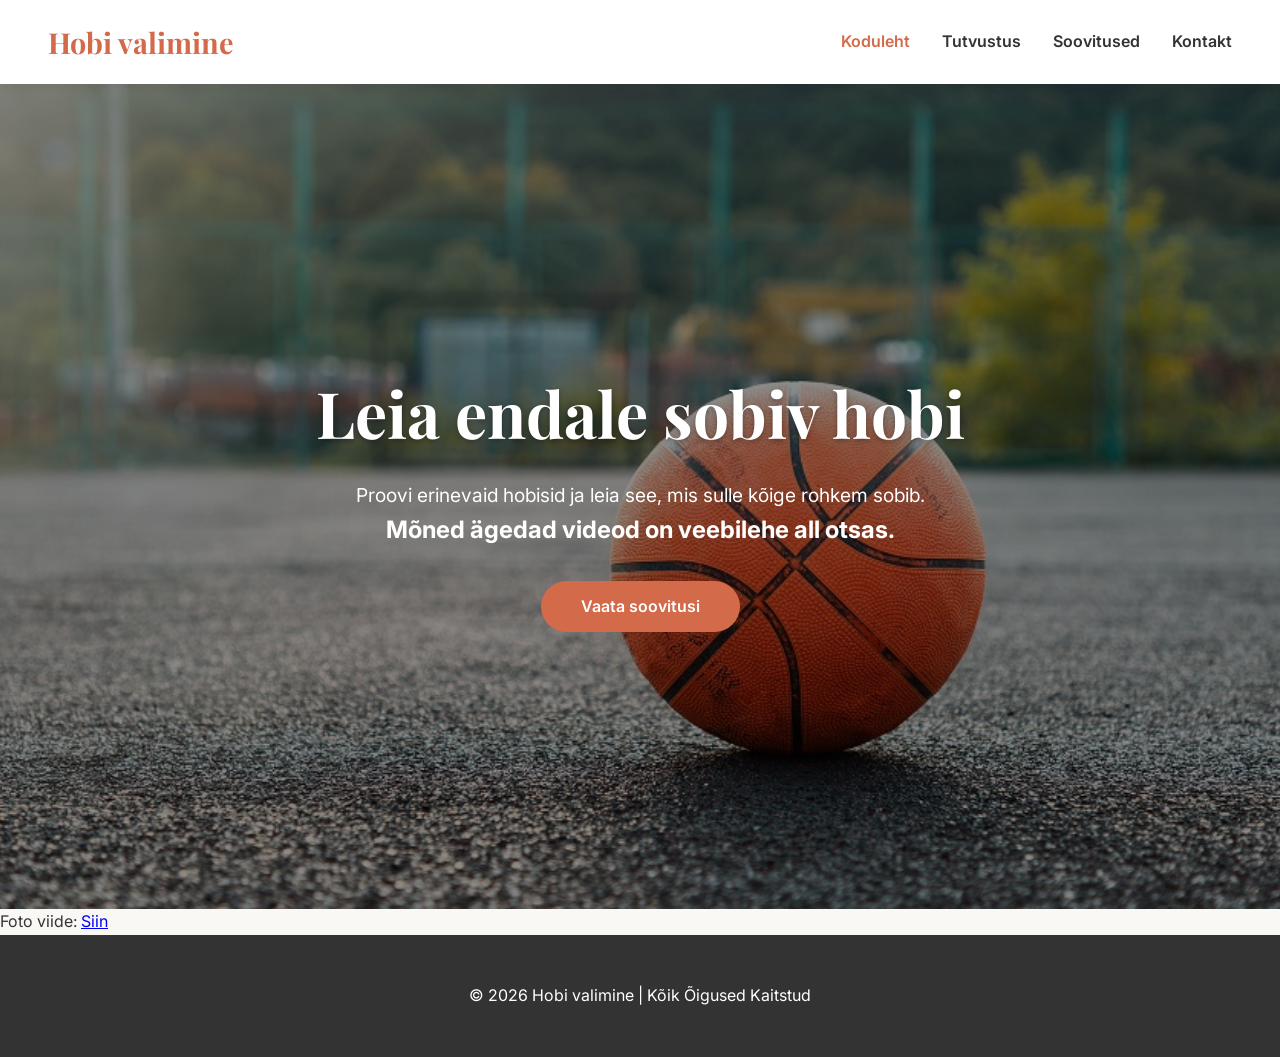
<file: index.html>
<!DOCTYPE html>
<html lang="et">
<head>
    <meta charset="UTF-8">
    <meta name="viewport" content="width=device-width, initial-scale=1.0">
    <title>Hobi Valik | Koduleht</title>
    <link rel="stylesheet" href="style.css">
</head>
<body>
    <nav class="navbar">
        <a href="index.html" class="logo">Hobi valimine</a>
        <div class="nav-links">
            <a href="index.html" class="aktiivne">Koduleht</a>
            <a href="tutvustus.html">Tutvustus</a>
            <a href="soovitused.html">Soovitused</a>
            <a href="kontakt.html">Kontakt</a>
        </div>
    </nav>
    <header class="hero">
        <div class="hero-content">
            <h1>Leia endale sobiv hobi</h1>
            <p>Proovi erinevaid hobisid ja leia see, mis sulle kõige rohkem sobib.<br> <b class="highlight">Mõned ägedad videod on veebilehe all otsas.</b></p>
            <a href="soovitused.html" class="btn">Vaata soovitusi</a>
        </div>
    </header>
    <figure>
        <figcaption>
            Foto viide: <a href="https://www.ssww.com/blog/basketball-buying-guide/?srsltid=AfmBOoonC6GoBQJhwWz_Jey6T7fKSYHoUMQcF5U-cWOUZliBkG4bvr6G" target="_blank">Siin</a>
        </figcaption>
    </figure>
    <footer>
        <div class="footer-content">
            <p>&copy; 2026 Hobi valimine | Kõik Õigused Kaitstud</p>
        </div>
    </footer>
</body>
</html>
</file>
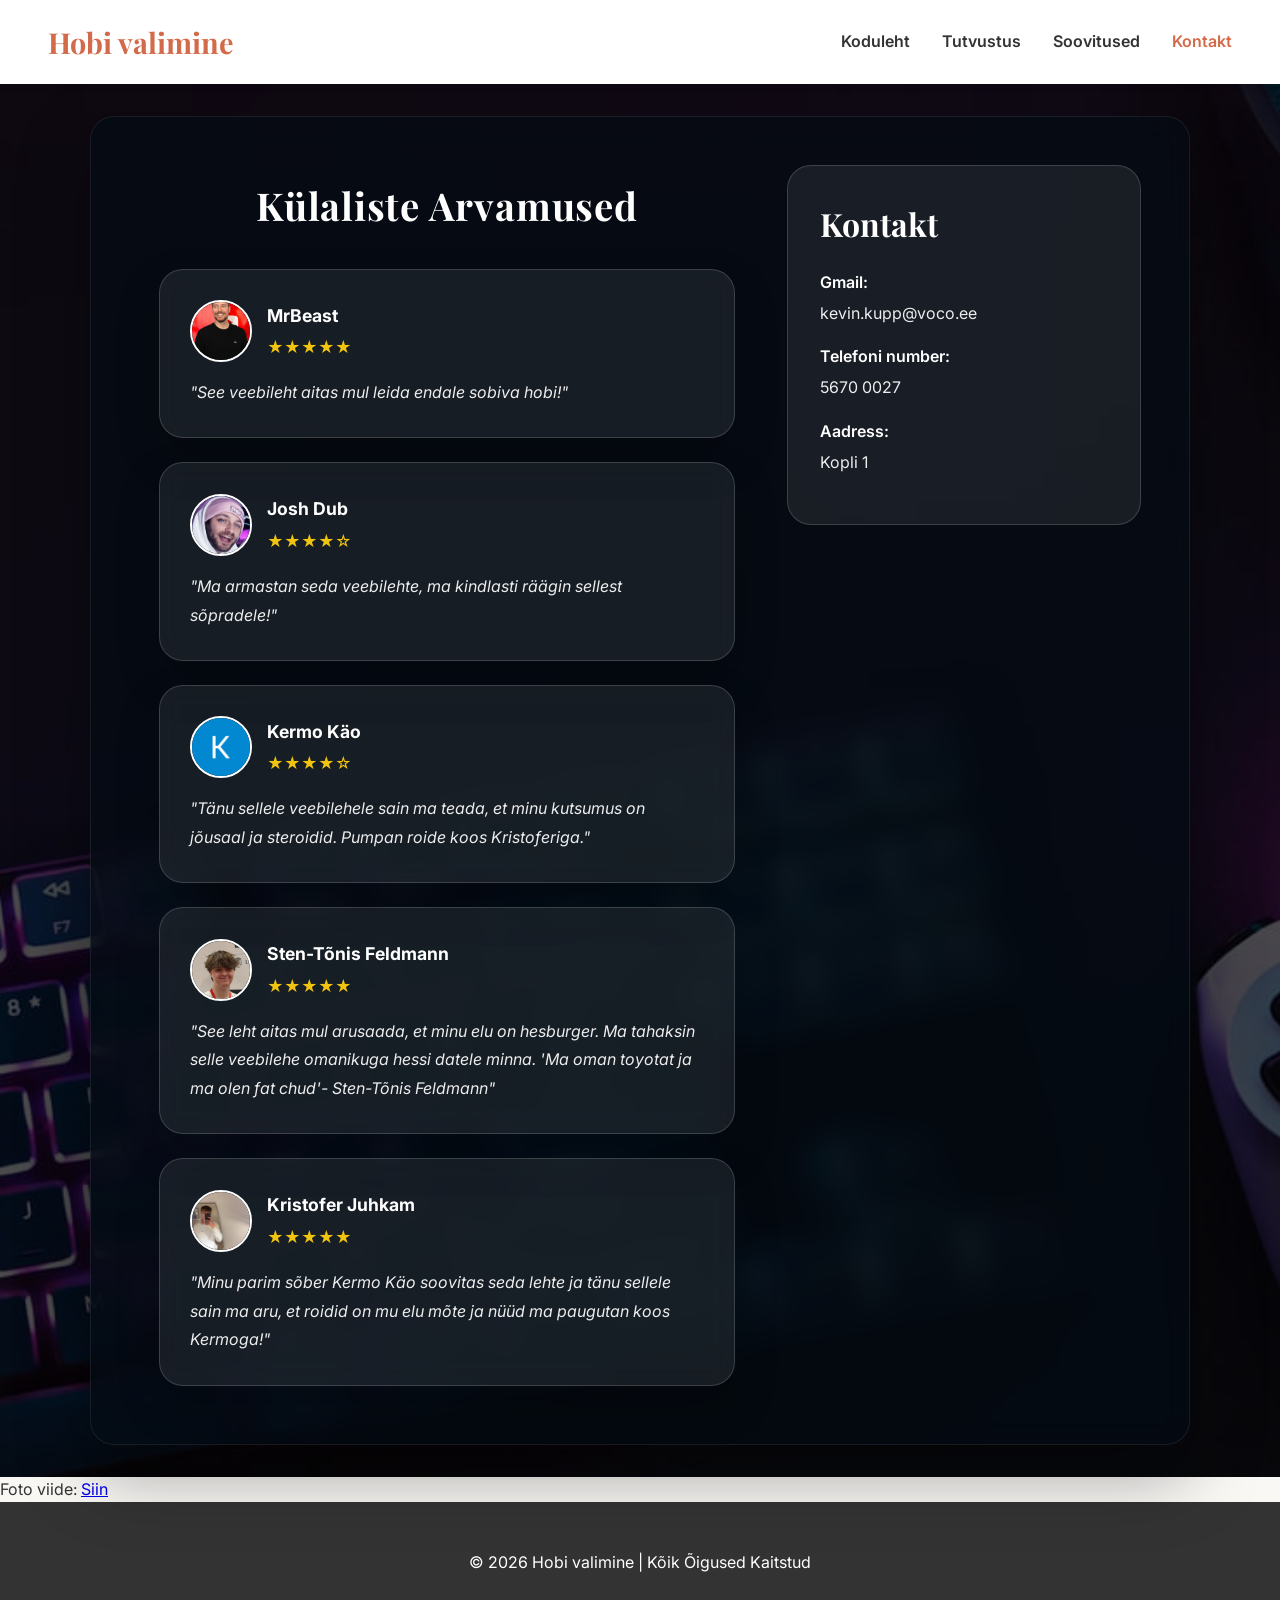
<file: kontakt.html>
<!DOCTYPE html>
<html lang="et">
<head>
    <meta charset="UTF-8">
    <meta name="viewport" content="width=device-width, initial-scale=1.0">
    <title>Hobi Valik | Kontakt</title>
    <link rel="stylesheet" href="style.css">
</head>
<body>
    <nav class="navbar">
        <a href="index.html" class="logo">Hobi valimine</a>
        <div class="nav-links">
            <a href="index.html">Koduleht</a>
            <a href="tutvustus.html">Tutvustus</a>
            <a href="soovitused.html">Soovitused</a>
            <a href="kontakt.html" class="aktiivne">Kontakt</a>
        </div>
    </nav>
    <main class="kontakt-bg">
        <div class="kontakt-konteiner">
            <section id="testimonials">
                <div class="container">
                    <!-- Testimonials -->
                    <h2>Külaliste Arvamused</h2>
                    <div class="testimonials-grid">
                        <article class="testimonial-card">
                            <div class="testimonial-header">
                                <img src="pildid/mrbeast.jpg" alt="MrBeast">
                                <div class="user-info">
                                    <h4>MrBeast</h4>
                                    <div class="stars">★★★★★</div>
                                </div>
                            </div>
                            <p class="testimonial-text">"See veebileht aitas mul leida endale sobiva hobi!"</p>
                        </article>
                        <article class="testimonial-card">
                            <div class="testimonial-header">
                                <img src="pildid/joshdub.jpg" alt="Josh Dub">
                                <div class="user-info">
                                    <h4>Josh Dub</h4>
                                    <div class="stars">★★★★☆</div>
                                </div>
                            </div>
                            <p class="testimonial-text">"Ma armastan seda veebilehte, ma kindlasti räägin sellest sõpradele!"</p>
                        </article>
                        <article class="testimonial-card">
                            <div class="testimonial-header">
                                <img src="pildid/kermo-käo.jpg" alt="Kermo Käo">
                                <div class="user-info">
                                    <h4>Kermo Käo</h4>
                                    <div class="stars">★★★★☆</div>
                                </div>
                            </div>
                            <p class="testimonial-text">"Tänu sellele veebilehele sain ma teada, et minu kutsumus on jõusaal ja steroidid. Pumpan roide koos Kristoferiga."</p>
                        </article>
                        <article class="testimonial-card">
                            <div class="testimonial-header">
                                <img src="pildid/Stennu.jpg" alt="Sten-Tõnis Feldmann">
                                <div class="user-info">
                                    <h4>Sten-Tõnis Feldmann</h4>
                                    <div class="stars">★★★★★</div>
                                </div>
                            </div>
                            <p class="testimonial-text">"See leht aitas mul arusaada, et minu elu on hesburger. Ma tahaksin selle veebilehe omanikuga hessi datele minna. 'Ma oman toyotat ja ma olen fat chud'- Sten-Tõnis Feldmann"</p>
                        </article>
                        <article class="testimonial-card">
                            <div class="testimonial-header">
                                <img src="pildid/krissu.jpg" alt="Kristofer Juhkam">
                                <div class="user-info">
                                    <h4>Kristofer Juhkam</h4>
                                    <div class="stars">★★★★★</div>
                                </div>
                            </div>
                            <p class="testimonial-text">"Minu parim sõber Kermo Käo soovitas seda lehte ja tänu sellele sain ma aru, et roidid on mu elu mõte ja nüüd ma paugutan koos Kermoga!"</p>
                        </article>
                    </div>
                </div>
            </section>
            <aside class="kontakt-box">
                <h3>Kontakt</h3>
                <p><strong>Gmail:</strong> kevin.kupp@voco.ee</p>
                <p><strong>Telefoni number:</strong> 5670 0027</p>
                <p><strong>Aadress:</strong> Kopli 1</p>
            </aside>
        </div>
    </main>
    <figure>
        <figcaption>
            Foto viide: <a href="https://kpmg.com/jp/ja/industries/sports/e-sports-advisory.html" target="_blank">Siin</a>
        </figcaption>
    </figure>
<!-- Footer -->
    <footer>
        <div class="footer-content">
            <p>&copy; 2026 Hobi valimine | Kõik Õigused Kaitstud</p>
        </div>
    </footer>
</body>
</html>
</file>
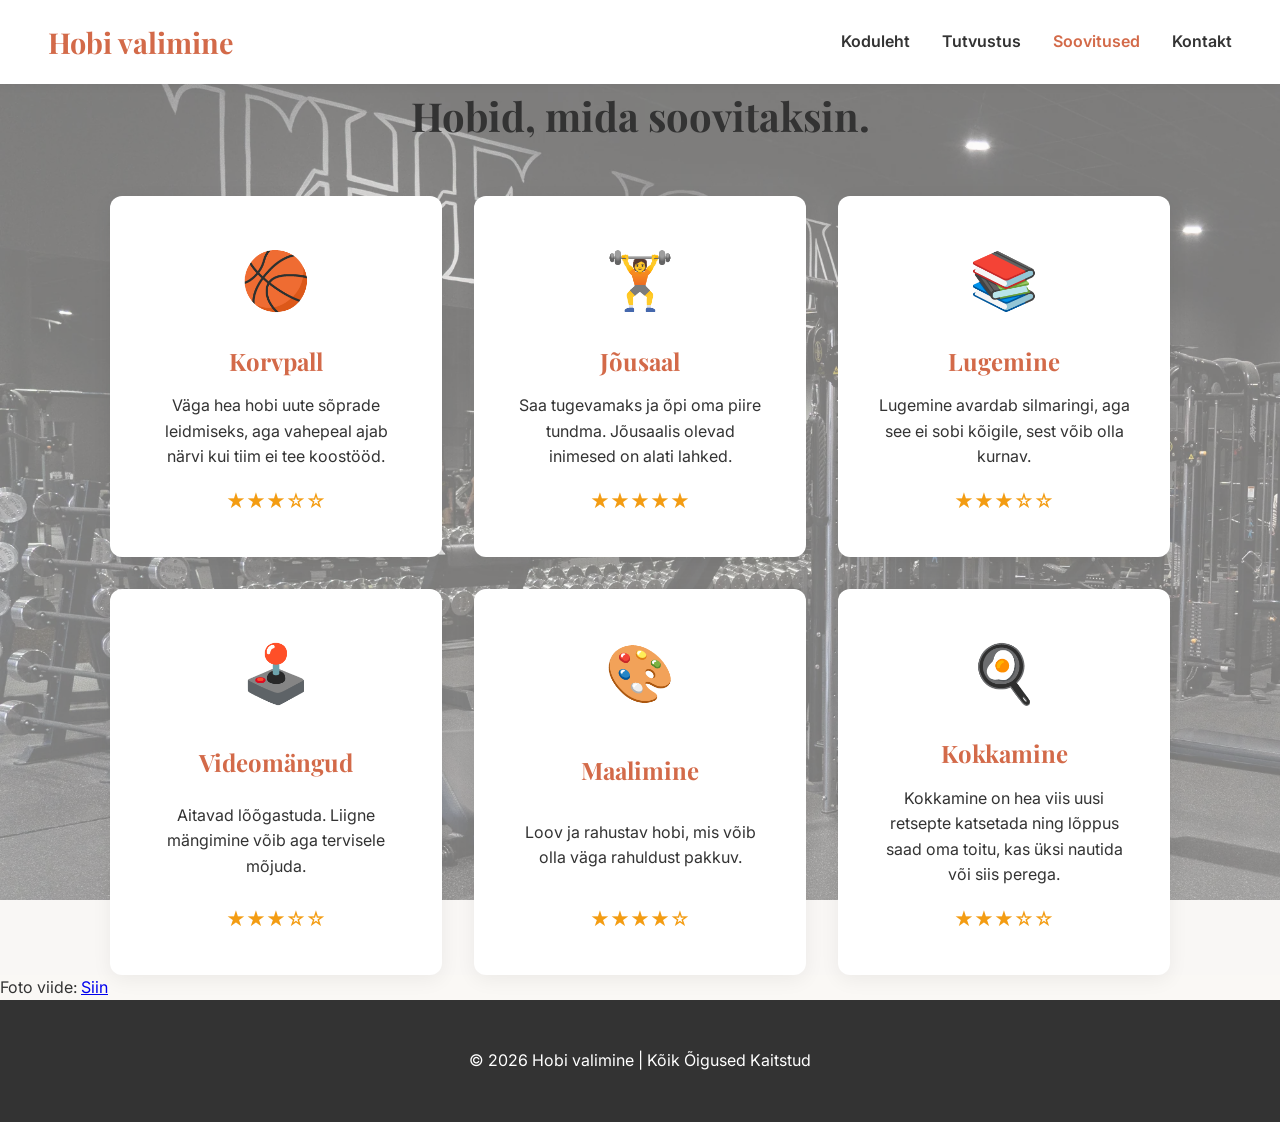
<file: soovitused.html>
﻿<!DOCTYPE html>
<html lang="et">
<head>
    <meta charset="UTF-8">
    <meta name="viewport" content="width=device-width, initial-scale=1.0">
    <title>Hobi Valik | Soovitused</title>
    <link rel="stylesheet" href="style.css">
</head>
<body>
    <nav class="navbar">
        <a href="index.html" class="logo">Hobi valimine</a>
        <div class="nav-links">
            <a href="index.html">Koduleht</a>
            <a href="tutvustus.html">Tutvustus</a>
            <a href="soovitused.html" class="aktiivne">Soovitused</a>
            <a href="kontakt.html">Kontakt</a>
        </div>
    </nav>

    <main class="soovitused-bg">
        <div class="container">
            <h2 class="section-title">Hobid, mida soovitaksin.</h2>
            <div class="hobi-grid">
                
                <a href="#video-korvpall" class="hobi-kaart-link">
                    <div class="hobi-kaart">
                        <div class="ikoon">🏀</div>
                        <h3>Korvpall</h3>
                        <p>Väga hea hobi uute sõprade leidmiseks, aga vahepeal ajab närvi kui tiim ei tee koostööd.</p>
                        <div class="sobivus">★★★☆☆</div>
                    </div>
                </a>

                <a href="#video-jousaal" class="hobi-kaart-link">
                    <div class="hobi-kaart">
                        <div class="ikoon">🏋️</div>
                        <h3>Jõusaal</h3>
                        <p>Saa tugevamaks ja õpi oma piire tundma. Jõusaalis olevad inimesed on alati lahked.</p>
                        <div class="sobivus">★★★★★</div>
                    </div>
                </a>

                <a href="#video-lugemine" class="hobi-kaart-link">
                    <div class="hobi-kaart">
                        <div class="ikoon">📚</div>
                        <h3>Lugemine</h3>
                        <p>Lugemine avardab silmaringi, aga see ei sobi kõigile, sest võib olla kurnav.</p>
                        <div class="sobivus">★★★☆☆</div>
                    </div>
                </a>

            <a href="#video-mäng" class="hobi-kaart-link">
                <div class="hobi-kaart">
                    <div class="ikoon">🕹️</div>
                    <h3>Videomängud</h3>
                    <p>Aitavad lõõgastuda. Liigne mängimine võib aga tervisele mõjuda.</p>
                    <div class="sobivus">★★★☆☆</div>
                </div>
            </a>
            <a href="#video-maalimine" class="hobi-kaart-link">
                <div class="hobi-kaart">
                    <div class="ikoon">🎨</div>
                    <h3>Maalimine</h3>
                    <p>Loov ja rahustav hobi, mis võib olla väga rahuldust pakkuv.</p>
                    <div class="sobivus">★★★★☆</div>
                </div>
            </a>

                <a href="#video-kokkamine" class="hobi-kaart-link">
                    <div class="hobi-kaart">
                        <div class="ikoon">🍳</div>
                        <h3>Kokkamine</h3>
                        <p>Kokkamine on hea viis uusi retsepte katsetada ning lõppus saad oma toitu, kas üksi nautida või siis perega.</p>
                        <div class="sobivus">★★★☆☆</div>
                    </div>
                </a>
            </div>
        </div>
    </main>

    <div id="video-jousaal" class="modal-overlay">
        <div class="modal-box">
            <a href="#" class="modal-close">&times;</a>
            <div class="modal-video-wrapper">
                <iframe 
                    src="https://www.youtube.com/embed/iU2CSW-h8O0?rel=0&modestbranding=1" 
                    allowfullscreen>
                </iframe>
            </div>
        </div>
    </div>

    <div id="video-korvpall" class="modal-overlay">
        <div class="modal-box">
            <a href="#" class="modal-close">&times;</a>
            <div class="modal-video-wrapper">
                <iframe 
                    src="https://www.youtube.com/embed/7up5JWqsmBY?rel=0" 
                    allowfullscreen>
                </iframe>
            </div>
        </div>
    </div>
    <div id="video-mäng" class="modal-overlay">
    <div class="modal-box">
        <a href="#" class="modal-close">&times;</a>
        <div class="modal-video-wrapper">
            <iframe src='https://medal.tv/games/r6-siege/clip/mNITHRFkP_1QjhaN4?invite=cr-MSxNakYsMjA5NTgzNDM3' allowfullscreen></iframe>
        </div>
    </div>
    </div>
    <div id="video-lugemine" class="modal-overlay">
        <div class="modal-box">
            <a href="#" class="modal-close">&times;</a>
            <div class="modal-video-wrapper">
                <iframe width="560" height="315" src="https://www.youtube.com/embed/4lznQjFGCJM?si=erXRsJlj7mu4PHuq&amp;start=30" title="YouTube video player" frameborder="0" allow="accelerometer; autoplay; clipboard-write; encrypted-media; gyroscope; picture-in-picture; web-share" referrerpolicy="strict-origin-when-cross-origin" allowfullscreen></iframe>
            </div>
        </div>
    </div>
    <div id="video-maalimine" class="modal-overlay">
        <div class="modal-box">
            <a href="#" class="modal-close">&times;</a>
            <div class="modal-video-wrapper">
                <iframe width="560" height="315" src="https://www.youtube.com/embed/1s58rW0_LN4?si=cKwQA8qYXAdtmacL&amp;start=30" title="YouTube video player" frameborder="0" allow="accelerometer; autoplay; clipboard-write; encrypted-media; gyroscope; picture-in-picture; web-share" referrerpolicy="strict-origin-when-cross-origin" allowfullscreen></iframe>
            </div>
        </div>
    </div>
    <div id="video-kokkamine" class="modal-overlay">
        <div class="modal-box">
            <a href="#" class="modal-close">&times;</a>
            <div class="modal-video-wrapper">
                <iframe width="560" height="315" src="https://www.youtube.com/embed/gmHg08gfinY?si=abAX2IQBuXElZQq_&amp;start=30" title="YouTube video player" frameborder="0" allow="accelerometer; autoplay; clipboard-write; encrypted-media; gyroscope; picture-in-picture; web-share" referrerpolicy="strict-origin-when-cross-origin" allowfullscreen></iframe>
            </div>
        </div>
    </div>
    <figure>
        <figcaption>
            Foto viide: <a href="https://theironoffice.com/cdn/shop/files/Gym_12.23-19.jpg?v=1701994187&width=3840" target="_blank">Siin</a>
        </figcaption>
    </figure>
    <footer>
        <div class="footer-content">
            <p>&copy; 2026 Hobi valimine | Kõik Õigused Kaitstud</p>
        </div>
    </footer>
</body>
</html>
</file>
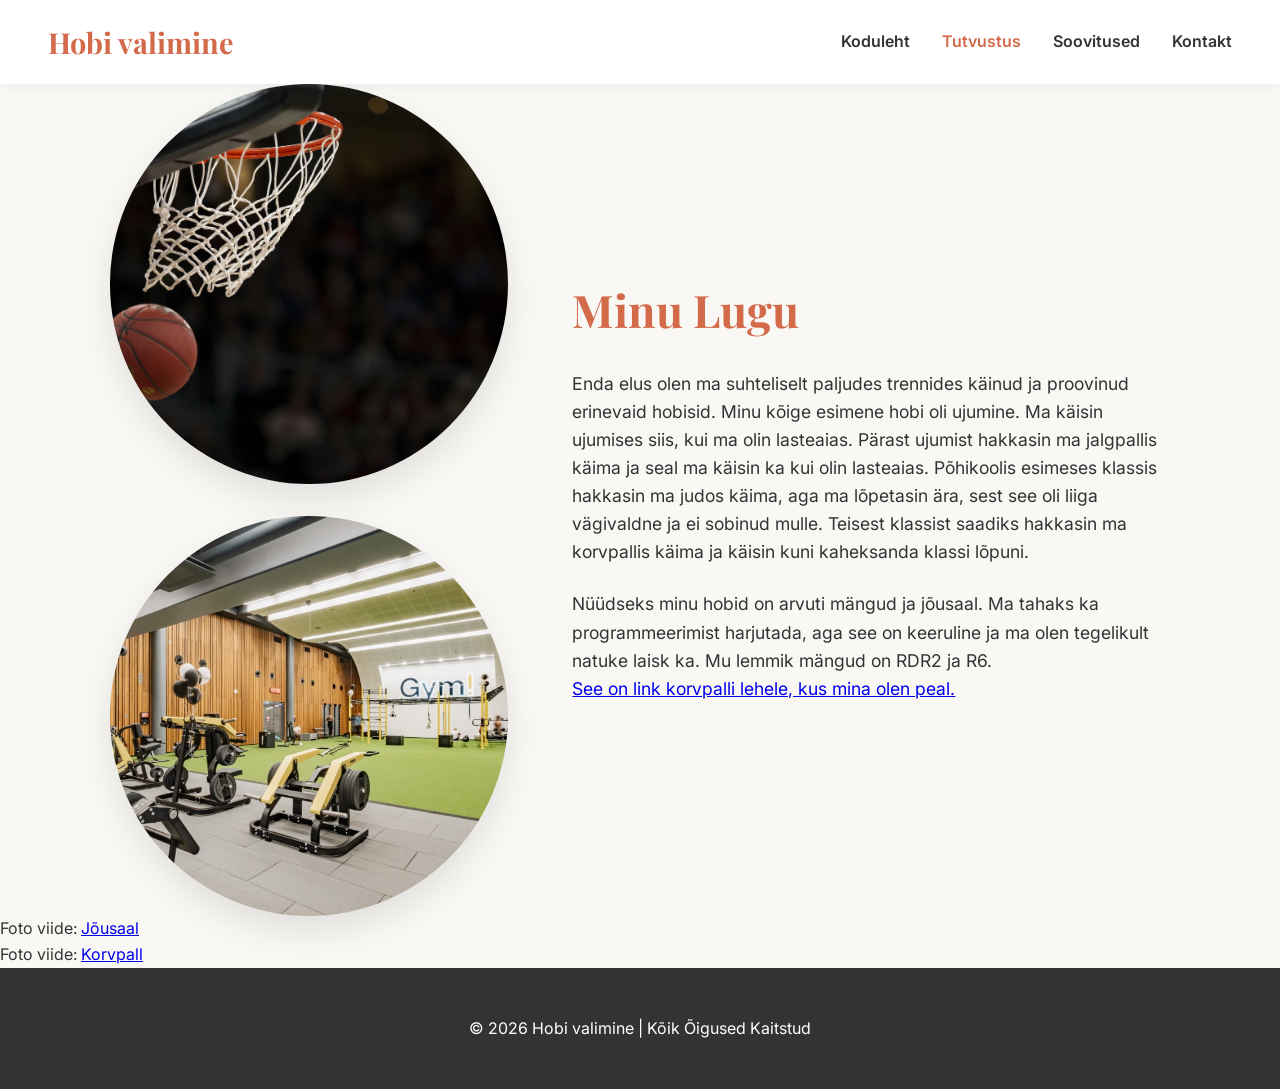
<file: tutvustus.html>
<!DOCTYPE html>
<html lang="et">
<head>
    <meta charset="UTF-8">
    <meta name="viewport" content="width=device-width, initial-scale=1.0">
    <title>Hobi Valik | Tutvustus</title>
    <link rel="stylesheet" href="style.css">
</head>
<body>
    <nav class="navbar">
        <a href="index.html" class="logo">Hobi valimine</a>
        <div class="nav-links">
            <a href="index.html">Koduleht</a>
            <a href="tutvustus.html" class="aktiivne">Tutvustus</a>
            <a href="soovitused.html">Soovitused</a>
            <a href="kontakt.html">Kontakt</a>
        </div>
    </nav>
    <main class="container">
        <div class="tutvustus-sektsioon">
            
            <div class="piltide-veerg">
                <div class="tutvustus-pilt"></div>
                <div class="tutvustus-pilt2"></div>
            </div>
            
            <div class="tutvustus-tekst">
                <h2>Minu Lugu</h2>
                <p>Enda elus olen ma suhteliselt paljudes trennides käinud ja proovinud erinevaid hobisid. Minu kõige esimene hobi oli ujumine. Ma käisin ujumises siis, kui ma olin lasteaias. Pärast ujumist hakkasin ma jalgpallis käima ja seal ma käisin ka kui olin lasteaias. Põhikoolis esimeses klassis hakkasin ma judos käima, aga ma lõpetasin ära, sest see oli liiga vägivaldne ja ei sobinud mulle. Teisest klassist saadiks hakkasin ma korvpallis käima ja käisin kuni kaheksanda klassi lõpuni.</p>
                <p>Nüüdseks minu hobid on arvuti mängud ja jõusaal. Ma tahaks ka programmeerimist harjutada, aga see on keeruline ja ma olen tegelikult natuke laisk ka. Mu lemmik mängud on RDR2 ja R6. <br>
                    <a href="https://kossuklubi.weebly.com/1-3-klassi-poisid.html" target="_blank">See on link korvpalli lehele, kus mina olen peal.</a>
                </p>
            </div>
        </div>
    </main>
    <figure>
        <figcaption>
            Foto viide: <a href="https://tasku.ee/en/ostukoht/gym-2/" target="_blank">Jõusaal</a>
        </figcaption>
    </figure>
    <figure>
        <figcaption>
            Foto viide: <a href="https://images.unsplash.com/photo-1546519638-68e109498ffc?fm=jpg&q=60&w=3000&auto=format&fit=crop&ixlib=rb-4.1.0&ixid=M3wxMjA3fDB8MHxwaG90by1yZWxhdGVkfDEwfHx8ZW58MHx8fHx8" target="_blank">Korvpall</a>
        </figcaption>
    </figure>
    <footer>
        <div class="footer-content">
            <p>&copy; 2026 Hobi valimine | Kõik Õigused Kaitstud</p>
        </div>
    </footer>
</body>
</html>
</file>
<file: style.css>
@import url('https://fonts.googleapis.com/css2?family=Inter:wght@300;400;600&family=Playfair+Display:ital,wght@0,400;0,700;1,400&display=swap');

:root {
    --primary: #d36a49;
    --primary-hover: #b85437;
    --bg-light: #faf8f5;
    --text-dark: #333333;
    --nav-bg: #ffffff;
}

* { margin: 0; padding: 0; box-sizing: border-box; }

body {
    font-family: 'Inter', sans-serif;
    color: var(--text-dark);
    background-color: var(--bg-light);
    line-height: 1.6;
}

h1, h2, h3, .logo {
    font-family: 'Playfair Display', serif;
}

.highlight {
    font-size: 24px;
}
.navbar {
    position: sticky;
    top: 0;
    background: var(--nav-bg);
    padding: 1.2rem 3rem;
    display: flex;
    justify-content: space-between;
    align-items: center;
    box-shadow: 0 2px 10px rgba(0,0,0,0.05);
    z-index: 1000;
    animation: anime 0.5s ease forwards;
}

/* Navbari animatsioon */
@keyframes anime {
    from {
        opacity: 0;
        transform: translate(0%, -40px);
    }
    to {
        opacity: 1;
        transform: translate(0%, 0);
    }
}

.logo {
    font-size: 1.8rem;
    font-weight: 700;
    color: var(--primary);
    text-decoration: none;
}

.nav-links {
    display: flex;
    gap: 2rem;
}

.nav-links a {
    text-decoration: none;
    color: var(--text-dark);
    font-weight: 600;
    font-size: 1rem;
    transition: color 0.3s ease;
}

.nav-links a:hover, .nav-links a.aktiivne {
    color: var(--primary);
}

/* nupp */
.btn {
    display: inline-block;
    background: var(--primary);
    color: #ffffff;
    padding: 0.8rem 2.5rem;
    text-decoration: none;
    border-radius: 30px;
    font-weight: 600;
    transition: background 0.3s ease;
    border: none;
    cursor: pointer;
    font-family: inherit;
    font-size: 1rem;
    text-align: center;
}

.btn:hover {
    background: var(--primary-hover);
}

.btn-block {
    width: 100%;
    margin-top: 1rem;
}

.section-title {
    text-align: center;
    font-size: 2.5rem;
    margin-bottom: 3rem;
    color: var(--text-dark);
}

/* tausta pilt */
.hero {
    position: relative;
    height: calc(100vh - 75px);
    background-image: url('pildid/foto1.jpg');
    background-size: cover;
    background-position: center;
    display: flex;
    align-items: center;
    justify-content: center;
    text-align: center;
}

.hero::before {
    content: '';
    position: absolute;
    inset: 0;
    background: rgba(0,0,0,0.45);
}

.hero-content {
    position: relative;
    z-index: 1;
    color: #ffffff;
    max-width: 800px;
    padding: 2rem;
}

.hero h1 {
    font-size: 4rem;
    margin-bottom: 1rem;
    text-shadow: 0 2px 5px rgba(0,0,0,0.3);
}

.hero p {
    font-size: 1.2rem;
    margin-bottom: 2rem;
}

/* Tutvustus sektsioon */
.tutvustus-sektsioon {
    display: flex;
    align-items: center;
    gap: 4rem;
    flex-wrap: wrap;
}

/* Korvpalli ja jõusaali pildid*/
.piltide-veerg {
    flex: 1;
    min-width: 300px;
    display: flex;
    flex-direction: column;
    gap: 2rem;
}

.tutvustus-pilt, 
.tutvustus-pilt2 {
    width: 100%;
    height: 400px;
    background-size: cover;
    background-position: center;
    border-radius: 50%;
    box-shadow: 0 15px 35px rgba(0,0,0,0.1);
}

.tutvustus-pilt {
    background-image: url('pildid/foto2.jpg');
}

.tutvustus-pilt2 {
    background-image: url('pildid/foto3.jpg');
}

.tutvustus-tekst {
    flex: 1.5;
    min-width: 300px;
}

.tutvustus-tekst h2 {
    font-size: 2.8rem;
    color: var(--primary);
    margin-bottom: 1.5rem;
}

.tutvustus-tekst p {
    font-size: 1.1rem;
    margin-bottom: 1.5rem;
}

/* Soovitused */
.soovitused-bg {
    position: relative;
    background-image: url('pildid/Gym.jpg');
    background-size: cover;
    background-position: center;
    background-attachment: fixed;
    min-height: calc(100vh - 84px);
}

.soovitused-bg::before {
    content: '';
    position: absolute;
    inset: 0;
    background: rgba(250, 248, 245, 0.5);
}

.soovitused-bg .container {
    position: relative;
    z-index: 1;
}

.hobi-grid {
    display: grid;
    grid-template-columns: repeat(auto-fit, minmax(300px, 1fr));
    gap: 2rem;
    align-items: stretch;
}

/* --- HOBI KAARDID JA LINGID --- */

/* Hobi lingid*/
.hobi-kaart-link {
    text-decoration: none !important;
    color: inherit !important;
    display: block;
}

/* Eemaldab sinise värvi ja allajoonimise teksti pealt */
.hobi-kaart-link * {
    text-decoration: none !important;
    color: inherit !important;
}

.hobi-kaart, .hobi-kaart-link .hobi-kaart {
    background: #ffffff;
    padding: 2.5rem;
    border-radius: 12px;
    text-align: center;
    box-shadow: 0 5px 20px rgba(0,0,0,0.06);
    height: 100%;
    display: flex;
    flex-direction: column;
    justify-content: space-between;
    transition: transform 0.3s ease, box-shadow 0.3s ease;
}

/* Hover kõigile kaartidele */
.hobi-kaart:hover, .hobi-kaart-link:hover .hobi-kaart {
    transform: translateY(-8px);
    box-shadow: 0 10px 25px rgba(0,0,0,0.1);
}

.hobi-kaart-link:hover .hobi-kaart {
    outline: 4px solid var(--primary);
}

.ikoon {
    font-size: 3.5rem;
    margin-bottom: 1rem;
}

.hobi-kaart h3 {
    font-size: 1.5rem;
    margin-bottom: 0.8rem;
    color: var(--primary) !important;
}

.sobivus {
    color: #f39c12 !important;
    font-size: 1.2rem;
    margin-top: 1rem;
}

/* --- KONTAKT JA TESTIMONIALS --- */

.kontakt-bg {
    position: relative;
    background-image: url('pildid/foto8.jpg');
    background-size: cover;
    background-position: center;
    min-height: calc(100vh - 84px);
    display: flex;
    align-items: center;
    justify-content: center;
    padding: 2rem;
}

.kontakt-bg::before {
    content: '';
    position: absolute;
    inset: 0;
    background: rgba(0,0,0,0.7);
}

.kontakt-konteiner {
    position: relative;
    z-index: 1;
    background: rgba(5, 12, 20, 0.72);
    border: 1px solid rgba(255, 255, 255, 0.08);
    backdrop-filter: blur(14px);
    padding: 3rem;
    border-radius: 24px;
    width: 100%;
    max-width: 1100px;
    box-shadow: 0 30px 70px rgba(0,0,0,0.35);
    display: grid;
    grid-template-columns: 1.65fr 0.95fr;
    gap: 2rem;
    align-items: start;
}

.kontakt-box {
    background: rgba(255,255,255,0.08);
    border: 1px solid rgba(255,255,255,0.16);
    padding: 2rem;
    border-radius: 24px;
    color: #ffffff;
}

.kontakt-box h3 {
    margin-top: 0;
    color: #ffffff;
    font-size: 2rem;
    margin-bottom: 1.2rem;
}

.kontakt-box p {
    margin: 0 0 1rem;
    line-height: 1.7;
    color: rgba(255,255,255,0.92);
}

.kontakt-box strong {
    display: block;
    color: #ffffff;
    font-weight: 600;
    margin-bottom: 0.25rem;
}

#testimonials {
    padding: 10px 0;
}

#testimonials h2 {
    color: #ffffff;
    text-align: center;
    margin-bottom: 2rem;
    font-size: 2.4rem;
    letter-spacing: 0.02em;
}

.testimonials-grid {
    display: grid;
    gap: 1.5rem;
}

.testimonial-card {
    background: rgba(255, 255, 255, 0.08);
    border: 1px solid rgba(255, 255, 255, 0.16);
    padding: 1.9rem;
    border-radius: 24px;
    box-shadow: 0 20px 40px rgba(0,0,0,0.25);
    backdrop-filter: blur(10px);
    transition: transform 0.25s ease, box-shadow 0.25s ease;
}

.testimonial-card:hover {
    transform: translateY(-4px);
    box-shadow: 0 24px 45px rgba(0,0,0,0.3);
}

.testimonial-header {
    display: flex;
    align-items: center;
    gap: 1rem;
    margin-bottom: 1rem;
}

.testimonial-header img {
    width: 62px;
    height: 62px;
    object-fit: cover;
    border-radius: 50%;
    border: 2px solid rgba(255,255,255,0.95);
}

.user-info h4 {
    margin: 0;
    color: #ffffff;
    font-size: 1.1rem;
}

.stars {
    color: #f1c40f;
    font-size: 1rem;
    margin-top: 0.35rem;
}

.testimonial-text {
    font-style: italic;
    color: rgba(255,255,255,0.92);
    font-size: 1rem;
    line-height: 1.8;
    margin: 0;
}

.testimonial-card.testimonial-plain .testimonial-text {
    margin: 0;
}

/* --- MODAL / HÜPIAKEN --- */
#testimonials {
    padding: 10px 0;
}

#testimonials h2 {
    color: #ffffff;
    text-align: center;
    margin-bottom: 2rem;
    font-size: 2.4rem;
    letter-spacing: 0.02em;
}

.testimonials-grid {
    display: grid;
    gap: 1.5rem;
}

.testimonial-card {
    background: rgba(255, 255, 255, 0.08);
    border: 1px solid rgba(255, 255, 255, 0.16);
    padding: 1.9rem;
    border-radius: 24px;
    box-shadow: 0 20px 40px rgba(0,0,0,0.25);
    backdrop-filter: blur(10px);
    transition: transform 0.25s ease, box-shadow 0.25s ease;
}

.testimonial-card:hover {
    transform: translateY(-4px);
    box-shadow: 0 24px 45px rgba(0,0,0,0.3);
}

.testimonial-header {
    display: flex;
    align-items: center;
    gap: 15px;
    margin-bottom: 1rem;
}

.testimonial-header img {
    width: 62px;
    height: 62px;
    object-fit: cover;
    border-radius: 50%;
    border: 2px solid #ffffff;
}

.user-info h4 {
    margin: 0;
    color: #ffffff;
    font-size: 1.1rem;
}

.stars {
    color: #f1c40f;
    font-size: 1rem;
    margin-top: 0.35rem;
}

.testimonial-text {
    font-style: italic;
    color: rgba(255,255,255,0.92);
    font-size: 1rem;
    line-height: 1.8;
    margin: 0;
}

.testimonial-card.testimonial-plain .testimonial-text {
    margin: 0;
}


/* --- MODAL / HÜPIAKEN --- */

.modal-overlay {
    display: none;
    position: fixed;
    top: 0;
    left: 0;
    width: 100%;
    height: 100%;
    background: rgba(0, 0, 0, 0.9);
    z-index: 2000;
    backdrop-filter: blur(5px);
}

.modal-overlay:target {
    display: flex;
    align-items: center;
    justify-content: center;
}

.modal-box {
    background: #fff;
    width: 90%;
    max-width: 900px; /* Suurendasin veidi, et video oleks ilusam */
    padding: 40px 20px 20px 20px;
    border-radius: 15px;
    position: relative;
    box-shadow: 0 25px 60px rgba(0,0,0,0.4);
}

.modal-close {
    position: absolute;
    top: 10px;
    right: 20px;
    font-size: 1.5rem;
    text-decoration: none;
    color: var(--text-dark);
    font-weight: bold;
}

.modal-close:hover {
    color: var(--primary);
}

.modal-video-wrapper {
    position: relative;
    padding-bottom: 56.25%; 
    height: 0;
    overflow: hidden;
    border-radius: 10px;
    background: #000;
    transform: translateZ(0);
}

.modal-video-wrapper iframe {
    position: absolute;
    top: 0;
    left: 0;
    width: 100%;
    height: 100%;
    border: none;
    object-fit: contain; 
}

/* --- VANAD VIDEOTE KONTEINERID --- */
.video-konteiner {
    display: flex;
    flex-wrap: wrap;
    width: 100%;
    gap: 10px; 
    padding: 20px;
    background: #000; 
}

.video-konteiner iframe {
    flex: 1 1 calc(33.333% - 10px); 
    aspect-ratio: 16 / 9;
    border: none;
    display: block;
    object-position: center;
    object-fit: cover;
}

/* --- JALUS (FOOTER) --- */
footer {
    background: var(--text-dark);
    color: white;
    padding: 3rem 2rem;
    text-align: center;
}

.footer-content {
    max-width: 1200px;
    margin: 0 auto;
}

.social-links {
    margin: 1.5rem 0;
    display: flex;
    justify-content: center;
    gap: 2rem;
}

.social-links a {
    color: white;
    text-decoration: none;
    font-size: 1.2rem;
    transition: color 0.3s ease;
}

.social-links a:hover {
    color: var(--primary);
}

/* --- KONTEINERI JA RESPONSIVE SEADED --- */
.container {
    margin: auto;
    max-width: 1100px;
    padding: 0 20px;
}

/* --- RESPONSIVE --- */

@media (max-width: 768px) {
    .navbar {
        flex-direction: column;
        padding: 1rem;
        gap: 1rem;
    }
    .nav-links {
        flex-wrap: wrap;
        justify-content: center;
        gap: 1rem;
    }
    .hero h1 {
        font-size: 2.8rem;
    }
    .tutvustus-sektsioon {
        flex-direction: column;
        text-align: center;
    }
    .kontakt-konteiner {
        grid-template-columns: 1fr;
    }
    .video-konteiner iframe {
        flex: 1 1 100%;
        width: 100%;
    }
}
</file>
